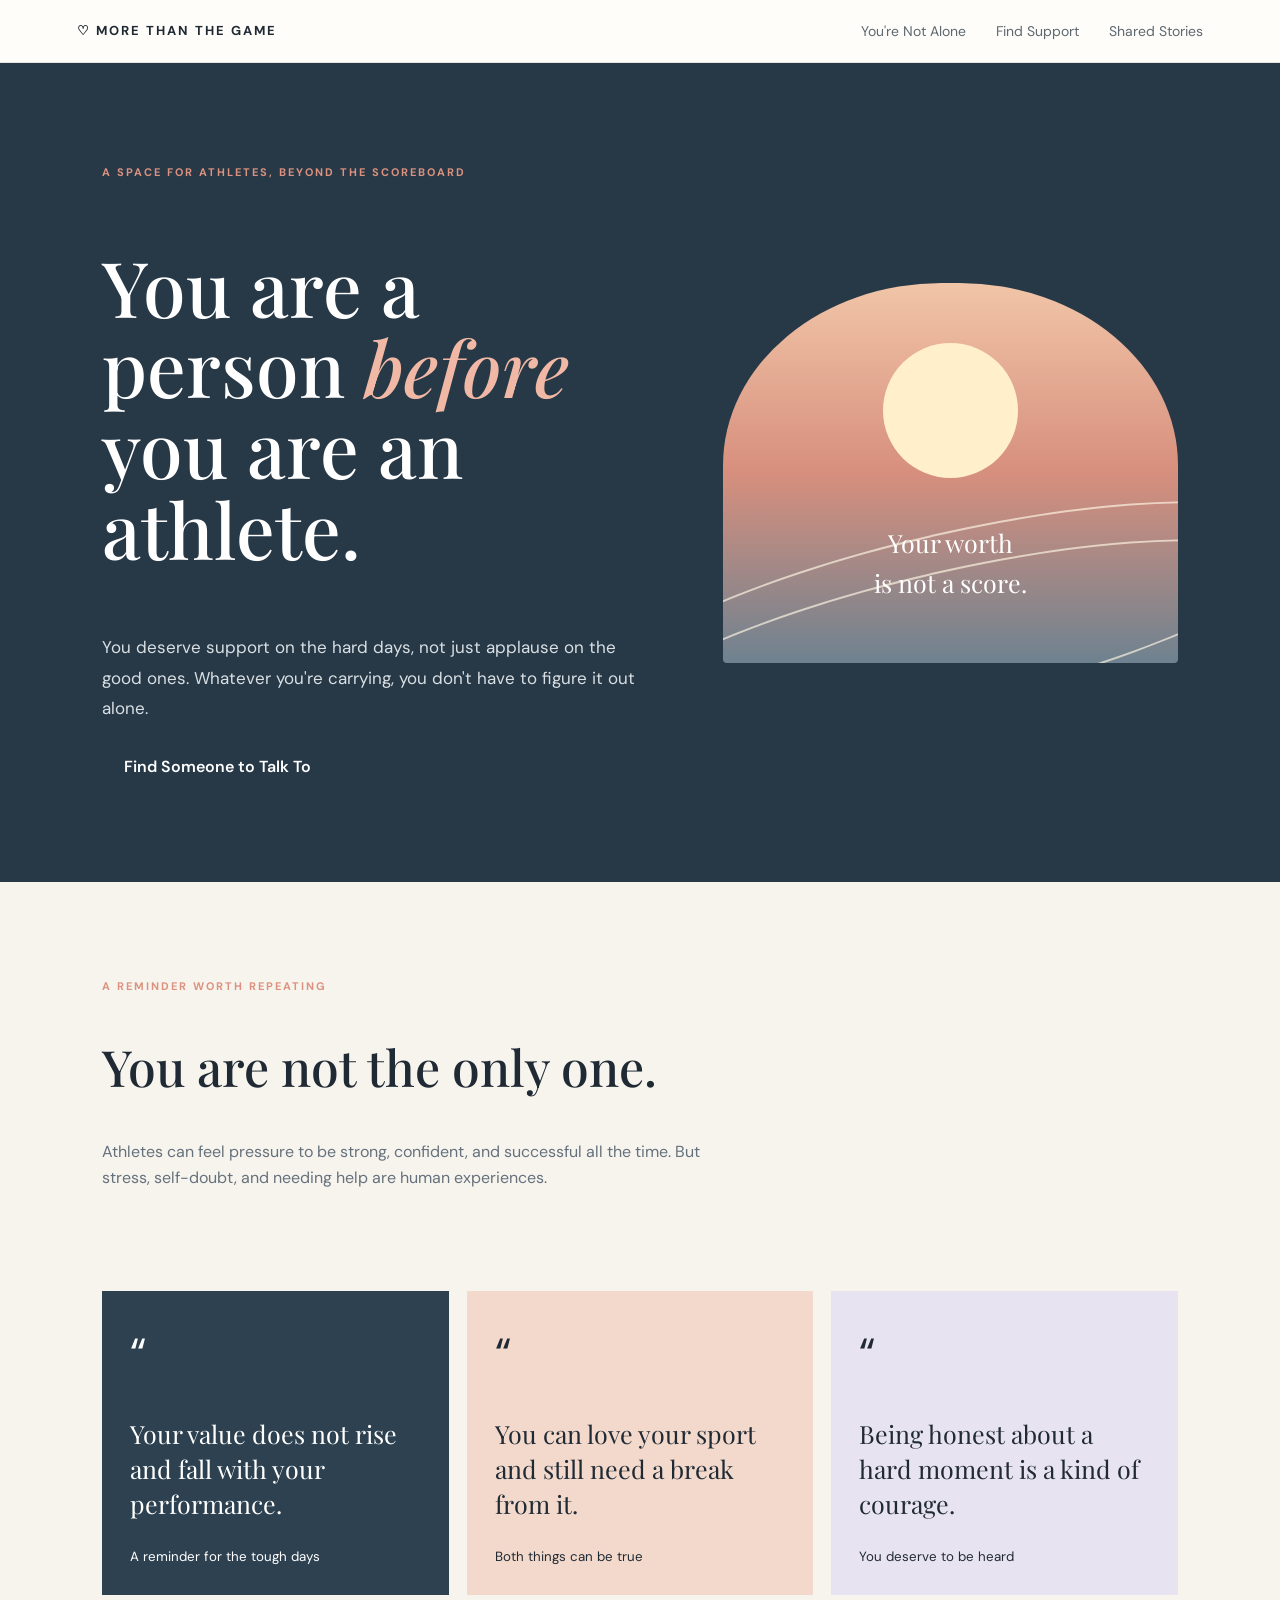
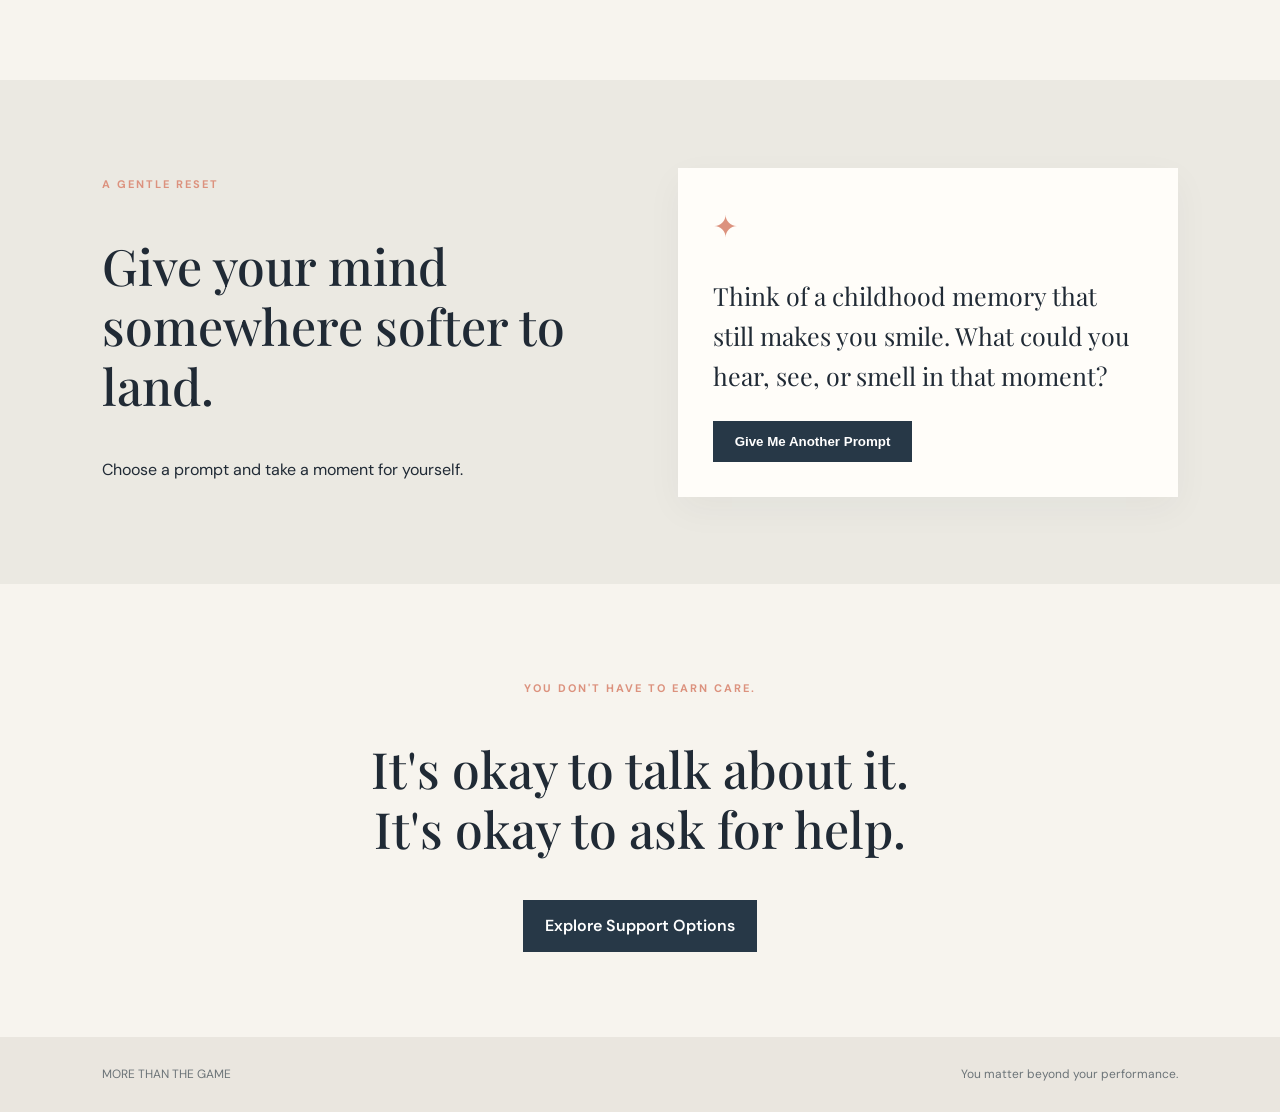
<file: index.html>
<!DOCTYPE html>
<html lang="en">
<head>
  <meta charset="UTF-8">
  <meta name="viewport" content="width=device-width, initial-scale=1.0">
  <title>More Than the Game</title>
  <link rel="stylesheet" href="styles.css">
</head>
<body>

<header class="site-header">
  <a class="brand" href="index.html">♡ MORE THAN THE GAME</a>
  <nav class="nav">
    <a href="index.html">You're Not Alone</a>
    <a href="help.html">Find Support</a>
    <a href="stories.html">Shared Stories</a>
  </nav>
</header>

<section class="hero">
  <div>
    <p class="eyebrow">A space for athletes, beyond the scoreboard</p>
    <h1>You are a person <em>before</em> you are an athlete.</h1>
    <p class="lead">
      You deserve support on the hard days, not just applause
      on the good ones. Whatever you're carrying, you don't
      have to figure it out alone.
    </p>
    <a class="button" href="help.html">Find Someone to Talk To</a>
  </div>
  <div class="hero-art">
    <div class="sun"></div>
    <div class="track track-one"></div>
    <div class="track track-two"></div>
    <span class="art-note">Your worth<br>is not a score.</span>
  </div>
</section>

<section class="section">
  <p class="eyebrow">A reminder worth repeating</p>
  <h2>You are not the only one.</h2>
  <p class="section-copy">
    Athletes can feel pressure to be strong, confident,
    and successful all the time. But stress, self-doubt,
    and needing help are human experiences.
  </p>
</section>

<section class="quote-grid section">
  <article class="quote-card quote-dark">
    <span class="quote-mark">“</span>
    <p>Your value does not rise and fall with your performance.</p>
    <small>A reminder for the tough days</small>
  </article>

  <article class="quote-card quote-peach">
    <span class="quote-mark">“</span>
    <p>You can love your sport and still need a break from it.</p>
    <small>Both things can be true</small>
  </article>

  <article class="quote-card quote-lilac">
    <span class="quote-mark">“</span>
    <p>Being honest about a hard moment is a kind of courage.</p>
    <small>You deserve to be heard</small>
  </article>
</section>

<section class="pause-section section">
  <div>
    <p class="eyebrow">A gentle reset</p>
    <h2>Give your mind somewhere softer to land.</h2>
    <p>Choose a prompt and take a moment for yourself.</p>
  </div>

  <div class="prompt-box">
    <div class="prompt-icon">✦</div>
    <p id="promptText">
      Think of a childhood memory that still makes you smile.
      What could you hear, see, or smell in that moment?
    </p>
    <button class="button" id="newPrompt">
      Give Me Another Prompt
    </button>
  </div>
</section>

<section class="closing section">
  <p class="eyebrow">You don't have to earn care.</p>
  <h2>It's okay to talk about it.<br>
  It's okay to ask for help.</h2>
  <a class="button" href="help.html">Explore Support Options</a>
</section>

<footer>
  MORE THAN THE GAME
  <span>You matter beyond your performance.</span>
</footer>

<script src="script.js"></script>
</body>
</html>
</file>
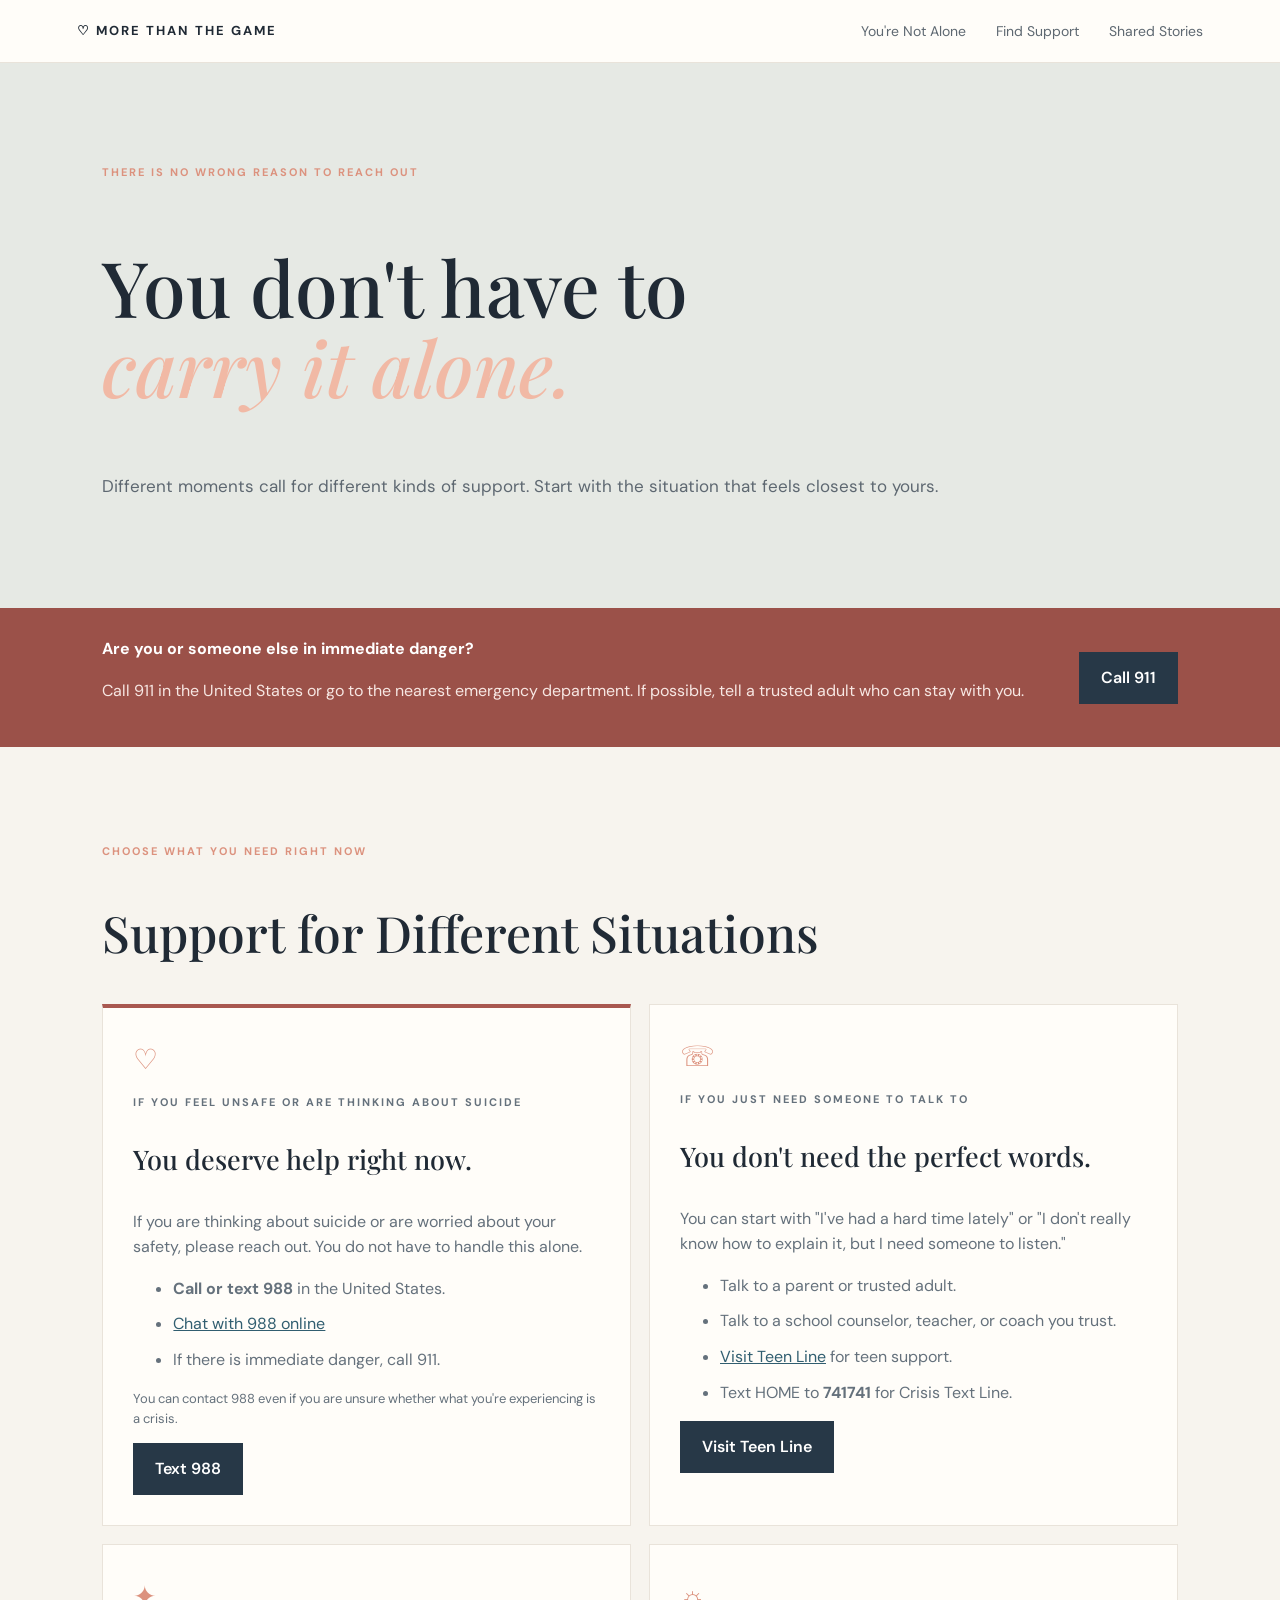
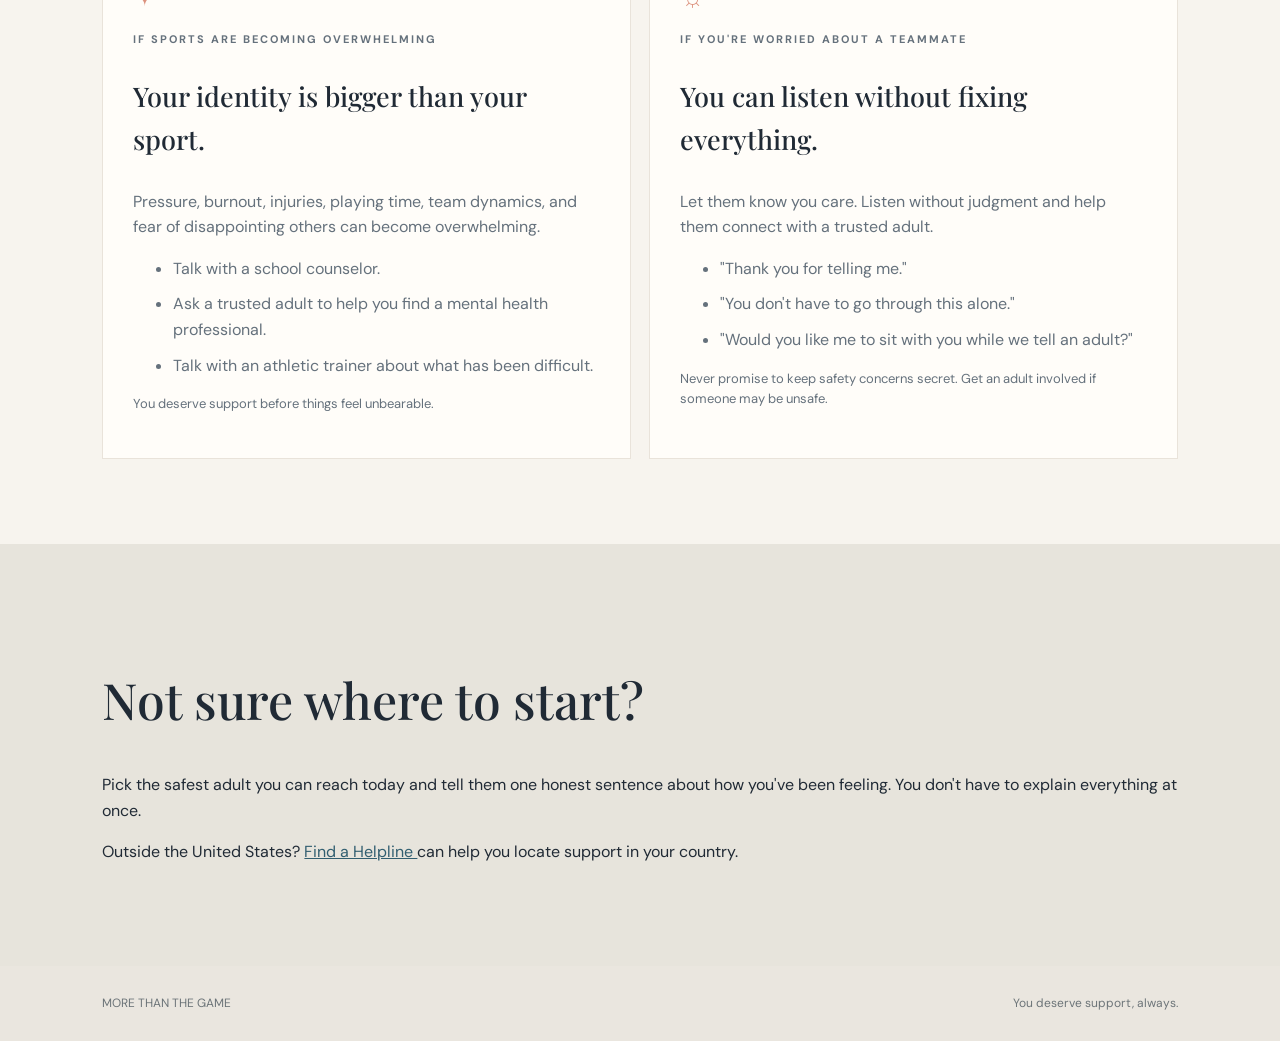
<file: help.html>
<!DOCTYPE html>
<html lang="en">
<head>
  <meta charset="UTF-8">
  <meta name="viewport" content="width=device-width, initial-scale=1.0">
  <title>Find Support | More Than the Game</title>
  <link rel="stylesheet" href="styles.css">
</head>
<body>

<header class="site-header">
  <a class="brand" href="index.html">♡ MORE THAN THE GAME</a>
  <nav class="nav">
    <a href="index.html">You're Not Alone</a>
    <a href="help.html">Find Support</a>
    <a href="stories.html">Shared Stories</a>
  </nav>
</header>

<section class="page-hero help-hero">
  <p class="eyebrow">There is no wrong reason to reach out</p>
  <h1>You don't have to<br><em>carry it alone.</em></h1>
  <p class="lead">
    Different moments call for different kinds of support.
    Start with the situation that feels closest to yours.
  </p>
</section>

<section class="urgent-banner">
  <div>
    <strong>Are you or someone else in immediate danger?</strong>
    <p>Call 911 in the United States or go to the nearest emergency department.
    If possible, tell a trusted adult who can stay with you.</p>
  </div>
  <a class="button" href="tel:911">Call 911</a>
</section>

<section class="section">
  <p class="eyebrow">Choose what you need right now</p>
  <h2>Support for Different Situations</h2>

  <div class="support-grid">

    <article class="support-card support-emergency">
      <div class="card-icon">♡</div>
      <p class="eyebrow">If you feel unsafe or are thinking about suicide</p>
      <h3>You deserve help right now.</h3>
      <p>
        If you are thinking about suicide or are worried
        about your safety, please reach out. You do not
        have to handle this alone.
      </p>
      <ul>
        <li><strong>Call or text 988</strong> in the United States.</li>
        <li><a href="https://988lifeline.org/chat/" target="_blank">Chat with 988 online</a></li>
        <li>If there is immediate danger, call 911.</li>
      </ul>
      <p class="small-note">
        You can contact 988 even if you are unsure whether
        what you're experiencing is a crisis.
      </p>
      <a class="button" href="sms:988">Text 988</a>
    </article>

    <article class="support-card">
      <div class="card-icon">☏</div>
      <p class="eyebrow">If you just need someone to talk to</p>
      <h3>You don't need the perfect words.</h3>
      <p>
        You can start with "I've had a hard time lately"
        or "I don't really know how to explain it,
        but I need someone to listen."
      </p>
      <ul>
        <li>Talk to a parent or trusted adult.</li>
        <li>Talk to a school counselor, teacher, or coach you trust.</li>
        <li><a href="https://www.teenline.org/" target="_blank">Visit Teen Line</a> for teen support.</li>
        <li>Text HOME to <strong>741741</strong> for Crisis Text Line.</li>
      </ul>
      <a class="button" href="https://www.teenline.org/" target="_blank">
        Visit Teen Line
      </a>
    </article>

    <article class="support-card">
      <div class="card-icon">✦</div>
      <p class="eyebrow">If sports are becoming overwhelming</p>
      <h3>Your identity is bigger than your sport.</h3>
      <p>
        Pressure, burnout, injuries, playing time,
        team dynamics, and fear of disappointing others
        can become overwhelming.
      </p>
      <ul>
        <li>Talk with a school counselor.</li>
        <li>Ask a trusted adult to help you find a mental health professional.</li>
        <li>Talk with an athletic trainer about what has been difficult.</li>
      </ul>
      <p class="small-note">
        You deserve support before things feel unbearable.
      </p>
    </article>

    <article class="support-card">
      <div class="card-icon">☼</div>
      <p class="eyebrow">If you're worried about a teammate</p>
      <h3>You can listen without fixing everything.</h3>
      <p>
        Let them know you care. Listen without judgment
        and help them connect with a trusted adult.
      </p>
      <ul>
        <li>"Thank you for telling me."</li>
        <li>"You don't have to go through this alone."</li>
        <li>"Would you like me to sit with you while we tell an adult?"</li>
      </ul>
      <p class="small-note">
        Never promise to keep safety concerns secret.
        Get an adult involved if someone may be unsafe.
      </p>
    </article>

  </div>
</section>

<section class="note-panel section">
  <h2>Not sure where to start?</h2>
  <p>
    Pick the safest adult you can reach today and tell them
    one honest sentence about how you've been feeling.
    You don't have to explain everything at once.
  </p>
  <p>
    Outside the United States?
    <a href="https://findahelpline.com/" target="_blank">
      Find a Helpline
    </a>
    can help you locate support in your country.
  </p>
</section>

<footer>
  MORE THAN THE GAME
  <span>You deserve support, always.</span>
</footer>

<script src="script.js"></script>
</body>
</html>
</file>
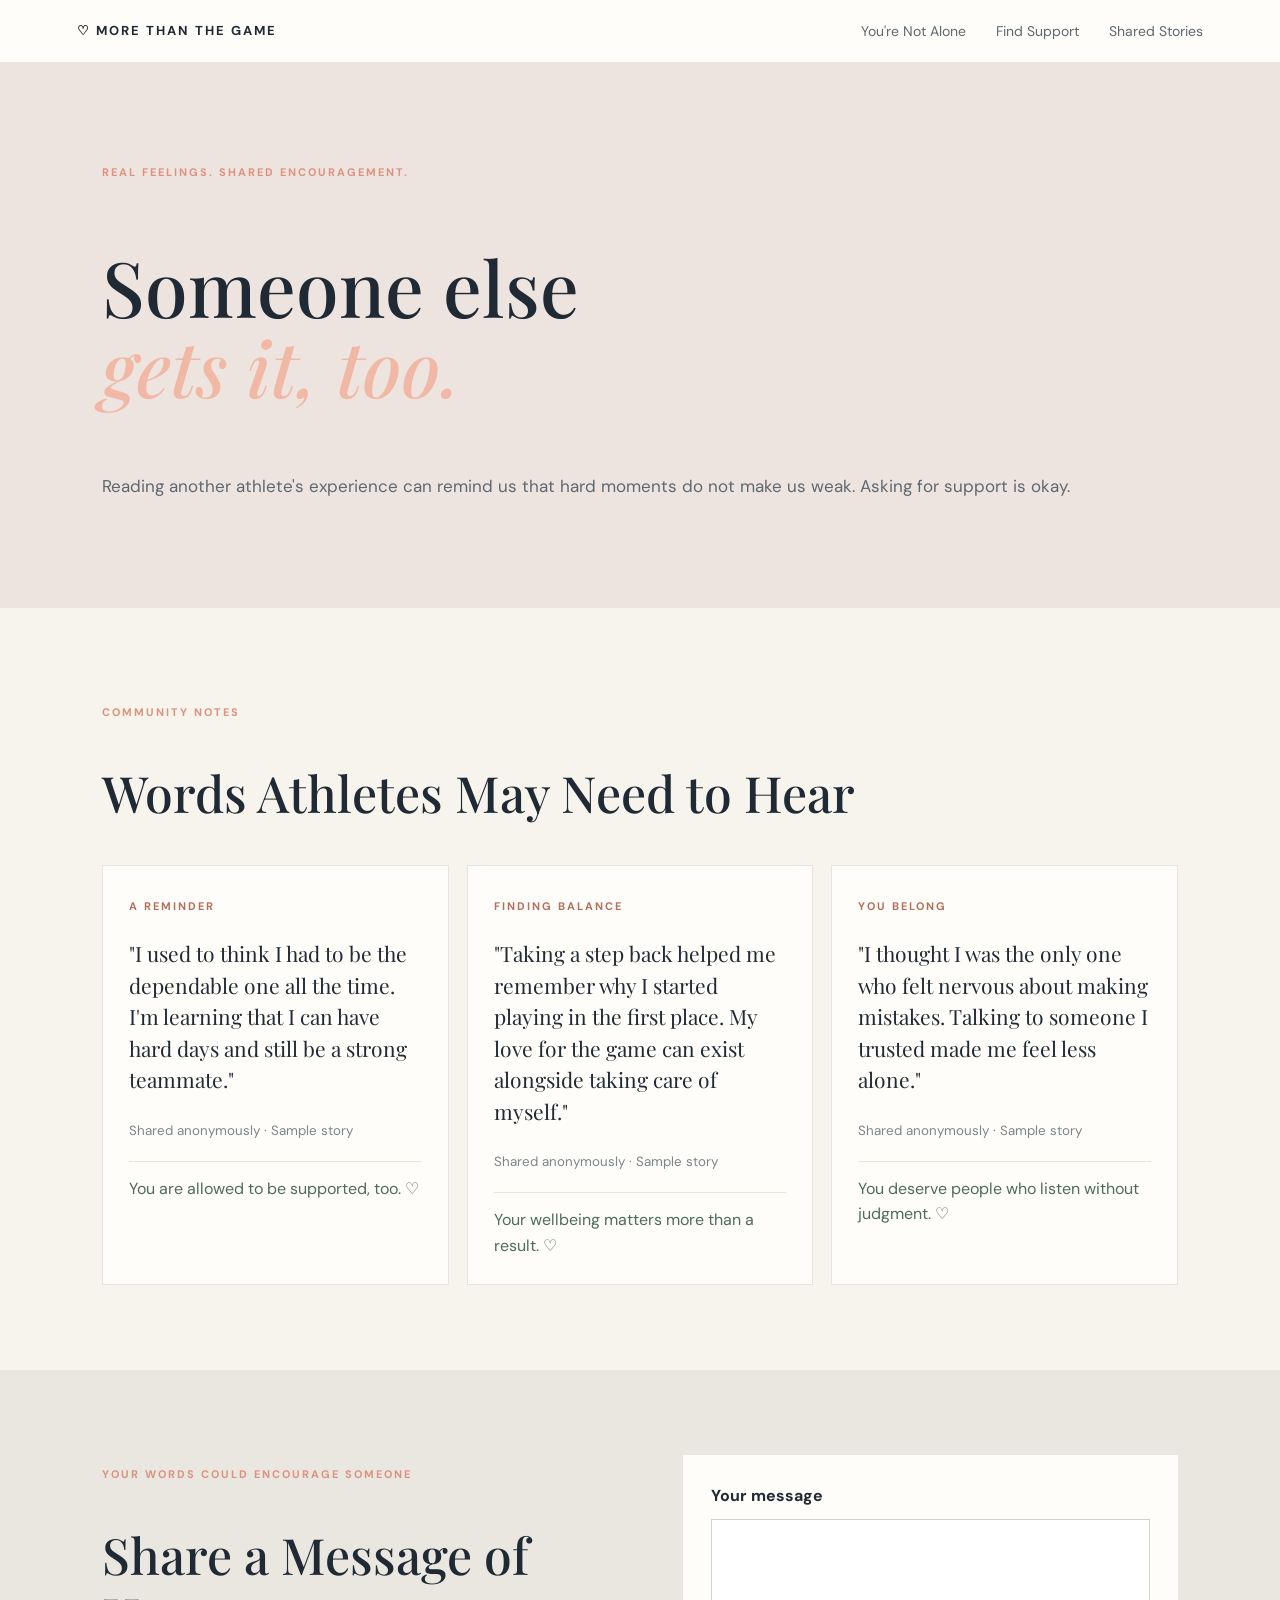
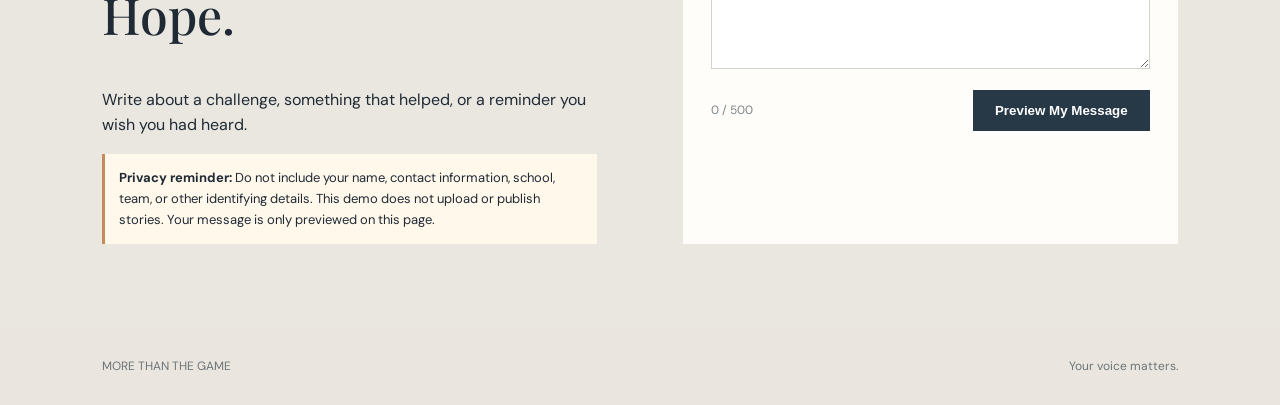
<file: stories.html>
<!DOCTYPE html>
<html lang="en">
<head>
  <meta charset="UTF-8">
  <meta name="viewport" content="width=device-width, initial-scale=1.0">
  <title>Shared Stories | More Than the Game</title>
  <link rel="stylesheet" href="styles.css">
</head>
<body>

<header class="site-header">
  <a class="brand" href="index.html">♡ MORE THAN THE GAME</a>
  <nav class="nav">
    <a href="index.html">You're Not Alone</a>
    <a href="help.html">Find Support</a>
    <a href="stories.html">Shared Stories</a>
  </nav>
</header>

<section class="page-hero stories-hero">
  <p class="eyebrow">Real feelings. Shared encouragement.</p>
  <h1>Someone else<br><em>gets it, too.</em></h1>
  <p class="lead">
    Reading another athlete's experience can remind us
    that hard moments do not make us weak.
    Asking for support is okay.
  </p>
</section>

<section class="section">
  <p class="eyebrow">Community notes</p>
  <h2>Words Athletes May Need to Hear</h2>

  <div class="story-list" id="storyList">

    <article class="story-card">
      <span class="story-tag">A reminder</span>
      <p>
        "I used to think I had to be the dependable one
        all the time. I'm learning that I can have hard
        days and still be a strong teammate."
      </p>
      <small>Shared anonymously · Sample story</small>
      <div class="encouragement">
        You are allowed to be supported, too. ♡
      </div>
    </article>

    <article class="story-card">
      <span class="story-tag">Finding balance</span>
      <p>
        "Taking a step back helped me remember why I
        started playing in the first place. My love for
        the game can exist alongside taking care of myself."
      </p>
      <small>Shared anonymously · Sample story</small>
      <div class="encouragement">
        Your wellbeing matters more than a result. ♡
      </div>
    </article>

    <article class="story-card">
      <span class="story-tag">You belong</span>
      <p>
        "I thought I was the only one who felt nervous
        about making mistakes. Talking to someone I
        trusted made me feel less alone."
      </p>
      <small>Shared anonymously · Sample story</small>
      <div class="encouragement">
        You deserve people who listen without judgment. ♡
      </div>
    </article>

  </div>
</section>

<section class="submit-section section">
  <div>
    <p class="eyebrow">Your words could encourage someone</p>
    <h2>Share a Message of Hope.</h2>
    <p>
      Write about a challenge, something that helped,
      or a reminder you wish you had heard.
    </p>

    <div class="privacy-warning">
      <strong>Privacy reminder:</strong>
      Do not include your name, contact information,
      school, team, or other identifying details.
      This demo does not upload or publish stories.
      Your message is only previewed on this page.
    </div>
  </div>

  <form id="storyForm" class="story-form">
    <label for="storyText">Your message</label>

    <textarea
      id="storyText"
      rows="6"
      maxlength="500"
      placeholder="A reminder I want another athlete to hear is..."
      required>
    </textarea>

    <div class="form-bottom">
      <span id="charCount">0 / 500</span>
      <button class="button" type="submit">
        Preview My Message
      </button>
    </div>

    <p id="formMessage" class="form-message" role="status"></p>
  </form>
</section>

<footer>
  MORE THAN THE GAME
  <span>Your voice matters.</span>
</footer>

<script src="script.js"></script>
</body>
</html>
</file>
<file: styles.css>
@import url('https://fonts.googleapis.com/css2?family=DM+Sans:wght@400;500;600;700&family=Playfair+Display:ital,wght@0,500;0,600;1,500&display=swap');

:root {
  --ink: #202a35;
  --muted: #65717c;
  --cream: #f7f4ee;
  --paper: #fffdf9;
  --coral: #dc927e;
  --peach: #f3d9cb;
  --lav: #e8e3f0;
  --navy: #273847;
}

* {
  box-sizing: border-box;
}

html {
  scroll-behavior: smooth;
}

body {
  margin: 0;
  background: var(--cream);
  color: var(--ink);
  font-family: 'DM Sans', sans-serif;
  line-height: 1.6;
}

a {
  color: #315e70;
}

.site-header {
  padding: 20px 6%;
  display: flex;
  align-items: center;
  justify-content: space-between;
  background: var(--paper);
  position: sticky;
  top: 0;
  z-index: 10;
  border-bottom: 1px solid #e9e3da;
}

.brand {
  font-size: 13px;
  font-weight: 700;
  letter-spacing: 2px;
  text-decoration: none;
  color: var(--ink);
}

.nav {
  display: flex;
  gap: 30px;
}

.nav a {
  text-decoration: none;
  color: #5e6871;
  font-size: 14px;
}

.nav a:hover {
  color: var(--coral);
}

.hero {
  min-height: 580px;
  padding: 90px 8%;
  display: grid;
  grid-template-columns: 1.1fr .9fr;
  align-items: center;
  gap: 6%;
  background: var(--navy);
  color: white;
}

.hero h1,
.page-hero h1 {
  font-family: 'Playfair Display', serif;
  font-size: clamp(45px, 6vw, 80px);
  line-height: 1.05;
  font-weight: 500;
}

.hero h1 em,
.page-hero h1 em {
  color: #f1b9a5;
}

.eyebrow {
  text-transform: uppercase;
  letter-spacing: 2px;
  font-size: 11px;
  font-weight: bold;
  color: var(--coral);
}

.lead {
  font-size: 17px;
  line-height: 1.8;
  color: #d9e0e4;
}

.button {
  display: inline-block;
  padding: 13px 22px;
  border: none;
  background: var(--navy);
  color: white;
  text-decoration: none;
  font-weight: 600;
  cursor: pointer;
  transition: .2s;
}

.button:hover {
  opacity: .8;
  transform: translateY(-2px);
}

/* Hero illustration */

.hero-art {
  height: 380px;
  position: relative;
  border-radius: 48% 48% 4px 4px;
  background: linear-gradient(
    180deg,
    #f1c5a8,
    #d78f7d,
    #6e8290
  );
  overflow: hidden;
}

.sun {
  position: absolute;
  width: 135px;
  height: 135px;
  border-radius: 50%;
  background: #fff0cb;
  top: 60px;
  left: calc(50% - 67px);
}

.track {
  position: absolute;
  width: 160%;
  height: 170px;
  border: 2px solid #fff8e5aa;
  border-radius: 50%;
  left: -30%;
  transform: rotate(-13deg);
}

.track-one {
  bottom: -40px;
}

.track-two {
  bottom: -78px;
}

.art-note {
  position: absolute;
  bottom: 60px;
  width: 100%;
  text-align: center;
  color: white;
  font-family: 'Playfair Display', serif;
  font-size: 25px;
}

/* General sections */

.section {
  padding: 85px 8%;
}

.section h2,
.closing h2,
.submit-section h2 {
  font-family: 'Playfair Display', serif;
  font-size: clamp(30px, 4vw, 50px);
  font-weight: 500;
  line-height: 1.2;
}

.section-copy {
  color: var(--muted);
  max-width: 600px;
}

/* Quotes */

.quote-grid {
  padding-top: 0;
  display: grid;
  grid-template-columns: repeat(3, 1fr);
  gap: 18px;
}

.quote-card {
  min-height: 245px;
  padding: 28px;
  display: flex;
  flex-direction: column;
  justify-content: space-between;
}

.quote-card p {
  font-family: 'Playfair Display', serif;
  font-size: 25px;
  line-height: 1.4;
}

.quote-mark {
  font-size: 45px;
}

.quote-dark {
  background: #2d4150;
  color: white;
}

.quote-peach {
  background: var(--peach);
}

.quote-lilac {
  background: var(--lav);
}

/* Prompts */

.pause-section {
  background: #ebe9e2;
  display: grid;
  grid-template-columns: 1fr 1fr;
  gap: 7%;
  align-items: center;
}

.prompt-box {
  background: var(--paper);
  padding: 35px;
  box-shadow: 0 12px 35px #2938470b;
}

.prompt-box p {
  font-family: 'Playfair Display', serif;
  font-size: 25px;
}

.prompt-icon {
  font-size: 30px;
  color: var(--coral);
}

/* Closing */

.closing {
  text-align: center;
}

.memory-strip {
  display: grid;
  grid-template-columns: repeat(3, 1fr);
  gap: 8px;
  padding: 8px;
}

.memory-image {
  height: 230px;
  display: flex;
  align-items: end;
  padding: 22px;
  color: white;
  font-family: 'Playfair Display', serif;
  font-size: 22px;
}

.memory-one {
  background: linear-gradient(135deg, #d9a78d, #78909b);
}

.memory-two {
  background: linear-gradient(135deg, #b9c8ad, #e5c7a8);
}

.memory-three {
  background: linear-gradient(135deg, #c6b8d8, #d99e8c);
}

footer {
  padding: 28px 8%;
  display: flex;
  justify-content: space-between;
  background: #eae6df;
  color: #6c7478;
  font-size: 12px;
}

/* Support page */

.page-hero {
  padding: 90px 8%;
  background: #e8e3dc;
}

.help-hero {
  background: #e6e9e4;
}

.stories-hero {
  background: #eee4df;
}

.page-hero h1 {
  color: var(--ink);
}

.page-hero .lead {
  color: #5e6871;
}

.urgent-banner {
  padding: 28px 8%;
  background: #9b5149;
  color: white;
  display: flex;
  align-items: center;
  justify-content: space-between;
  gap: 25px;
}

.urgent-banner p {
  color: #f7e7e3;
}

.support-grid {
  display: grid;
  grid-template-columns: repeat(2, 1fr);
  gap: 18px;
}

.support-card {
  background: var(--paper);
  padding: 30px;
  border: 1px solid #e9e3da;
}

.support-card h3 {
  font-family: 'Playfair Display', serif;
  font-size: 27px;
  font-weight: 500;
}

.support-card p,
.support-card li {
  color: var(--muted);
}

.support-card li {
  margin: 10px 0;
}

.support-emergency {
  border-top: 4px solid #a95850;
}

.card-icon {
  font-size: 28px;
  color: var(--coral);
}

.small-note {
  font-size: 13px;
}

.note-panel {
  background: #e7e4dc;
}

/* Stories page */

.story-list {
  display: grid;
  grid-template-columns: repeat(3, 1fr);
  gap: 18px;
}

.story-card {
  background: var(--paper);
  padding: 26px;
  border: 1px solid #e9e3da;
}

.story-tag {
  font-size: 11px;
  text-transform: uppercase;
  letter-spacing: 2px;
  color: #b36f5e;
  font-weight: bold;
}

.story-card p {
  font-family: 'Playfair Display', serif;
  font-size: 21px;
  line-height: 1.5;
}

.story-card small {
  color: #7c858b;
}

.encouragement {
  border-top: 1px solid #e9e3da;
  padding-top: 14px;
  margin-top: 18px;
  color: #4e6a61;
}

/* Story submission form */

.submit-section {
  background: #e9e7e0;
  display: grid;
  grid-template-columns: 1fr 1fr;
  gap: 8%;
}

.privacy-warning {
  background: #fff8eb;
  border-left: 3px solid #c68a5c;
  padding: 14px;
  font-size: 13px;
}

.story-form {
  background: var(--paper);
  padding: 28px;
}

.story-form label {
  display: block;
  font-weight: bold;
  margin-bottom: 10px;
}

.story-form textarea {
  width: 100%;
  resize: vertical;
  padding: 14px;
  border: 1px solid #cfd2ce;
  font: 15px 'DM Sans', sans-serif;
}

.form-bottom {
  display: flex;
  justify-content: space-between;
  align-items: center;
  gap: 12px;
  margin-top: 14px;
}

.form-bottom span {
  font-size: 12px;
  color: #7a8388;
}

.form-message {
  font-size: 13px;
  color: #426454;
}

/* Mobile design */

@media (max-width: 760px) {

  .site-header {
    flex-wrap: wrap;
  }

  .nav {
    gap: 12px;
    font-size: 12px;
  }

  .hero {
    grid-template-columns: 1fr;
    padding: 65px 8%;
  }

  .hero-art {
    height: 280px;
  }

  .quote-grid,
  .support-grid,
  .story-list,
  .memory-strip {
    grid-template-columns: 1fr;
  }

  .pause-section,
  .submit-section {
    grid-template-columns: 1fr;
  }

  .urgent-banner {
    flex-direction: column;
    align-items: flex-start;
  }

  .section {
    padding: 60px 7%;
  }

  footer {
    flex-direction: column;
    gap: 10px;
  }
}
</file>
